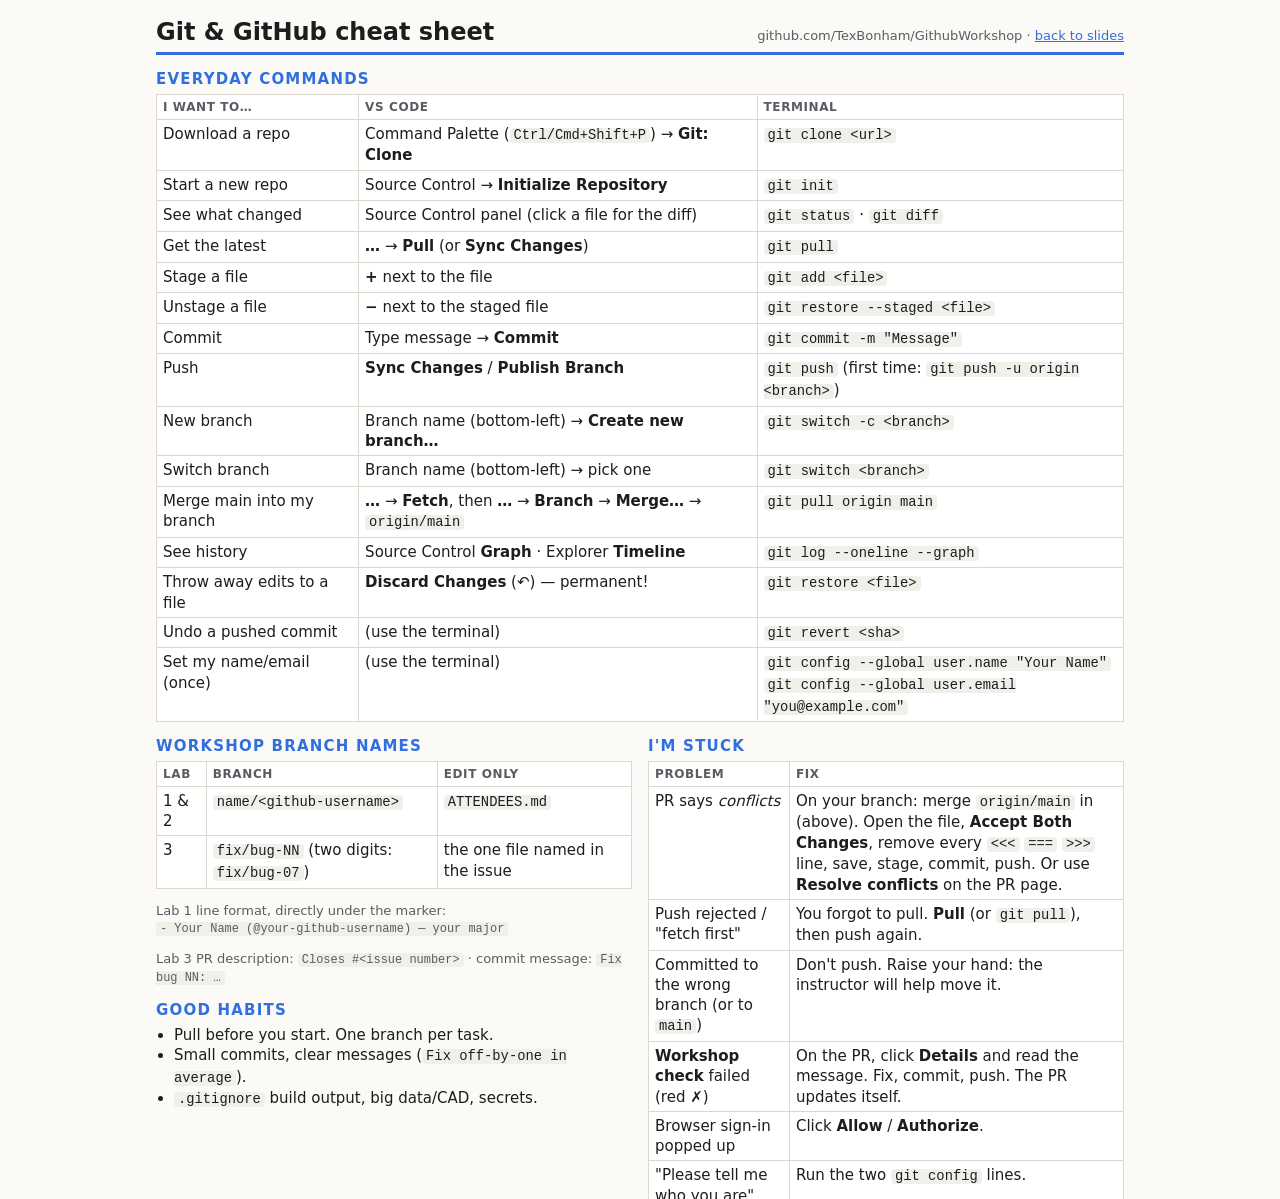
<file: docs/cheatsheet.html>
<!doctype html>
<html lang="en">
<head>
  <meta charset="utf-8">
  <meta name="viewport" content="width=device-width, initial-scale=1">
  <title>Git Cheat Sheet</title>
  <meta name="description" content="One-page Git and GitHub cheat sheet: VS Code buttons next to terminal commands, workshop branch names, and fixes for common problems.">
  <style>
    :root {
      --bg: #fbfaf7;
      --surface: #ffffff;
      --text: #1d1d1f;
      --muted: #5b5b63;
      --accent: #2f6fde;
      --border: #dcd8cf;
      --code-bg: #f1efe9;
      --font: system-ui, -apple-system, "Segoe UI", Roboto, "Helvetica Neue", Arial, sans-serif;
      --mono: ui-monospace, "Cascadia Code", "SF Mono", Menlo, Consolas, monospace;
    }

    @media (prefers-color-scheme: dark) {
      :root:not([data-theme="light"]) {
        --bg: #15161a;
        --surface: #1e2026;
        --text: #ecebe7;
        --muted: #a3a3ad;
        --accent: #7aa7ff;
        --border: #353844;
        --code-bg: #262932;
      }
    }

    :root[data-theme="dark"] {
      --bg: #15161a;
      --surface: #1e2026;
      --text: #ecebe7;
      --muted: #a3a3ad;
      --accent: #7aa7ff;
      --border: #353844;
      --code-bg: #262932;
    }

    * {
      box-sizing: border-box;
    }

    body {
      margin: 0;
      background: var(--bg);
      color: var(--text);
      font-family: var(--font);
      font-size: 15px;
      line-height: 1.35;
    }

    main {
      max-width: 1000px;
      margin: 0 auto;
      padding: 16px;
    }

    header {
      display: flex;
      flex-wrap: wrap;
      justify-content: space-between;
      align-items: baseline;
      gap: 8px;
      border-bottom: 3px solid var(--accent);
      margin-bottom: 10px;
    }

    h1 {
      font-size: 24px;
      margin: 0 0 4px;
    }

    h2 {
      font-size: 15px;
      text-transform: uppercase;
      letter-spacing: 0.08em;
      color: var(--accent);
      margin: 14px 0 4px;
    }

    a {
      color: var(--accent);
    }

    code {
      font-family: var(--mono);
      background: var(--code-bg);
      padding: 0 4px;
      border-radius: 4px;
      font-size: 0.92em;
      overflow-wrap: anywhere;
    }

    .wrap {
      overflow-x: auto;
    }

    table {
      border-collapse: collapse;
      width: 100%;
      background: var(--surface);
    }

    th,
    td {
      text-align: left;
      vertical-align: top;
      border: 1px solid var(--border);
      padding: 4px 6px;
    }

    th {
      font-size: 12px;
      color: var(--muted);
      text-transform: uppercase;
      letter-spacing: 0.05em;
    }

    .grid {
      display: grid;
      grid-template-columns: 1fr;
      gap: 0 16px;
    }

    @media (min-width: 760px) {
      .grid {
        grid-template-columns: 1fr 1fr;
      }
    }

    ul {
      margin: 0;
      padding-left: 18px;
    }

    .muted {
      color: var(--muted);
      font-size: 13px;
    }

    @media print {
      @page {
        size: letter portrait;
        margin: 0.4in;
      }

      :root {
        --bg: #ffffff;
        --surface: #ffffff;
        --text: #000000;
        --muted: #333333;
        --accent: #1a4fa8;
        --border: #999999;
        --code-bg: #eeeeee;
      }

      body {
        font-size: 9.5pt;
      }

      main {
        padding: 0;
        max-width: none;
      }

      h1 {
        font-size: 16pt;
      }

      h2 {
        font-size: 10pt;
        margin-top: 8px;
      }

      th,
      td {
        padding: 2px 5px;
      }

      .grid {
        grid-template-columns: 1fr 1fr;
      }

      .noprint {
        display: none;
      }
    }
  </style>
</head>
<body>
<main>
  <header>
    <h1>Git &amp; GitHub cheat sheet</h1>
    <span class="muted">github.com/TexBonham/GithubWorkshop · <a class="noprint" href="index.html">back to slides</a></span>
  </header>

  <h2>Everyday commands</h2>
  <div class="wrap">
  <table>
    <tr><th>I want to…</th><th>VS Code</th><th>Terminal</th></tr>
    <tr><td>Download a repo</td><td>Command Palette (<code>Ctrl/Cmd+Shift+P</code>) → <strong>Git: Clone</strong></td><td><code>git clone &lt;url&gt;</code></td></tr>
    <tr><td>Start a new repo</td><td>Source Control → <strong>Initialize Repository</strong></td><td><code>git init</code></td></tr>
    <tr><td>See what changed</td><td>Source Control panel (click a file for the diff)</td><td><code>git status</code> · <code>git diff</code></td></tr>
    <tr><td>Get the latest</td><td><strong>…</strong> → <strong>Pull</strong> (or <strong>Sync Changes</strong>)</td><td><code>git pull</code></td></tr>
    <tr><td>Stage a file</td><td><strong>+</strong> next to the file</td><td><code>git add &lt;file&gt;</code></td></tr>
    <tr><td>Unstage a file</td><td><strong>−</strong> next to the staged file</td><td><code>git restore --staged &lt;file&gt;</code></td></tr>
    <tr><td>Commit</td><td>Type message → <strong>Commit</strong></td><td><code>git commit -m "Message"</code></td></tr>
    <tr><td>Push</td><td><strong>Sync Changes</strong> / <strong>Publish Branch</strong></td><td><code>git push</code> (first time: <code>git push -u origin &lt;branch&gt;</code>)</td></tr>
    <tr><td>New branch</td><td>Branch name (bottom-left) → <strong>Create new branch…</strong></td><td><code>git switch -c &lt;branch&gt;</code></td></tr>
    <tr><td>Switch branch</td><td>Branch name (bottom-left) → pick one</td><td><code>git switch &lt;branch&gt;</code></td></tr>
    <tr><td>Merge main into my branch</td><td><strong>…</strong> → <strong>Fetch</strong>, then <strong>…</strong> → <strong>Branch</strong> → <strong>Merge…</strong> → <code>origin/main</code></td><td><code>git pull origin main</code></td></tr>
    <tr><td>See history</td><td>Source Control <strong>Graph</strong> · Explorer <strong>Timeline</strong></td><td><code>git log --oneline --graph</code></td></tr>
    <tr><td>Throw away edits to a file</td><td><strong>Discard Changes</strong> (↶) — permanent!</td><td><code>git restore &lt;file&gt;</code></td></tr>
    <tr><td>Undo a pushed commit</td><td>(use the terminal)</td><td><code>git revert &lt;sha&gt;</code></td></tr>
    <tr><td>Set my name/email (once)</td><td>(use the terminal)</td><td><code>git config --global user.name "Your Name"</code><br><code>git config --global user.email "you@example.com"</code></td></tr>
  </table>
  </div>

  <div class="grid">
    <section>
      <h2>Workshop branch names</h2>
      <div class="wrap">
      <table>
        <tr><th>Lab</th><th>Branch</th><th>Edit only</th></tr>
        <tr><td>1 &amp; 2</td><td><code>name/&lt;github-username&gt;</code></td><td><code>ATTENDEES.md</code></td></tr>
        <tr><td>3</td><td><code>fix/bug-NN</code> (two digits: <code>fix/bug-07</code>)</td><td>the one file named in the issue</td></tr>
      </table>
      </div>
      <p class="muted">Lab 1 line format, directly under the marker:<br><code>- Your Name (@your-github-username) — your major</code></p>
      <p class="muted">Lab 3 PR description: <code>Closes #&lt;issue number&gt;</code> · commit message: <code>Fix bug NN: …</code></p>
      <h2>Good habits</h2>
      <ul>
        <li>Pull before you start. One branch per task.</li>
        <li>Small commits, clear messages (<code>Fix off-by-one in average</code>).</li>
        <li><code>.gitignore</code> build output, big data/CAD, secrets.</li>
      </ul>
    </section>
    <section>
      <h2>I'm stuck</h2>
      <div class="wrap">
      <table>
        <tr><th>Problem</th><th>Fix</th></tr>
        <tr><td>PR says <em>conflicts</em></td><td>On your branch: merge <code>origin/main</code> in (above). Open the file, <strong>Accept Both Changes</strong>, remove every <code>&lt;&lt;&lt;</code> <code>===</code> <code>&gt;&gt;&gt;</code> line, save, stage, commit, push. Or use <strong>Resolve conflicts</strong> on the PR page.</td></tr>
        <tr><td>Push rejected / "fetch first"</td><td>You forgot to pull. <strong>Pull</strong> (or <code>git pull</code>), then push again.</td></tr>
        <tr><td>Committed to the wrong branch (or to <code>main</code>)</td><td>Don't push. Raise your hand: the instructor will help move it.</td></tr>
        <tr><td><strong>Workshop check</strong> failed (red ✗)</td><td>On the PR, click <strong>Details</strong> and read the message. Fix, commit, push. The PR updates itself.</td></tr>
        <tr><td>Browser sign-in popped up</td><td>Click <strong>Allow</strong> / <strong>Authorize</strong>.</td></tr>
        <tr><td>"Please tell me who you are"</td><td>Run the two <code>git config</code> lines.</td></tr>
      </table>
      </div>
    </section>
  </div>
</main>
</body>
</html>
</file>
